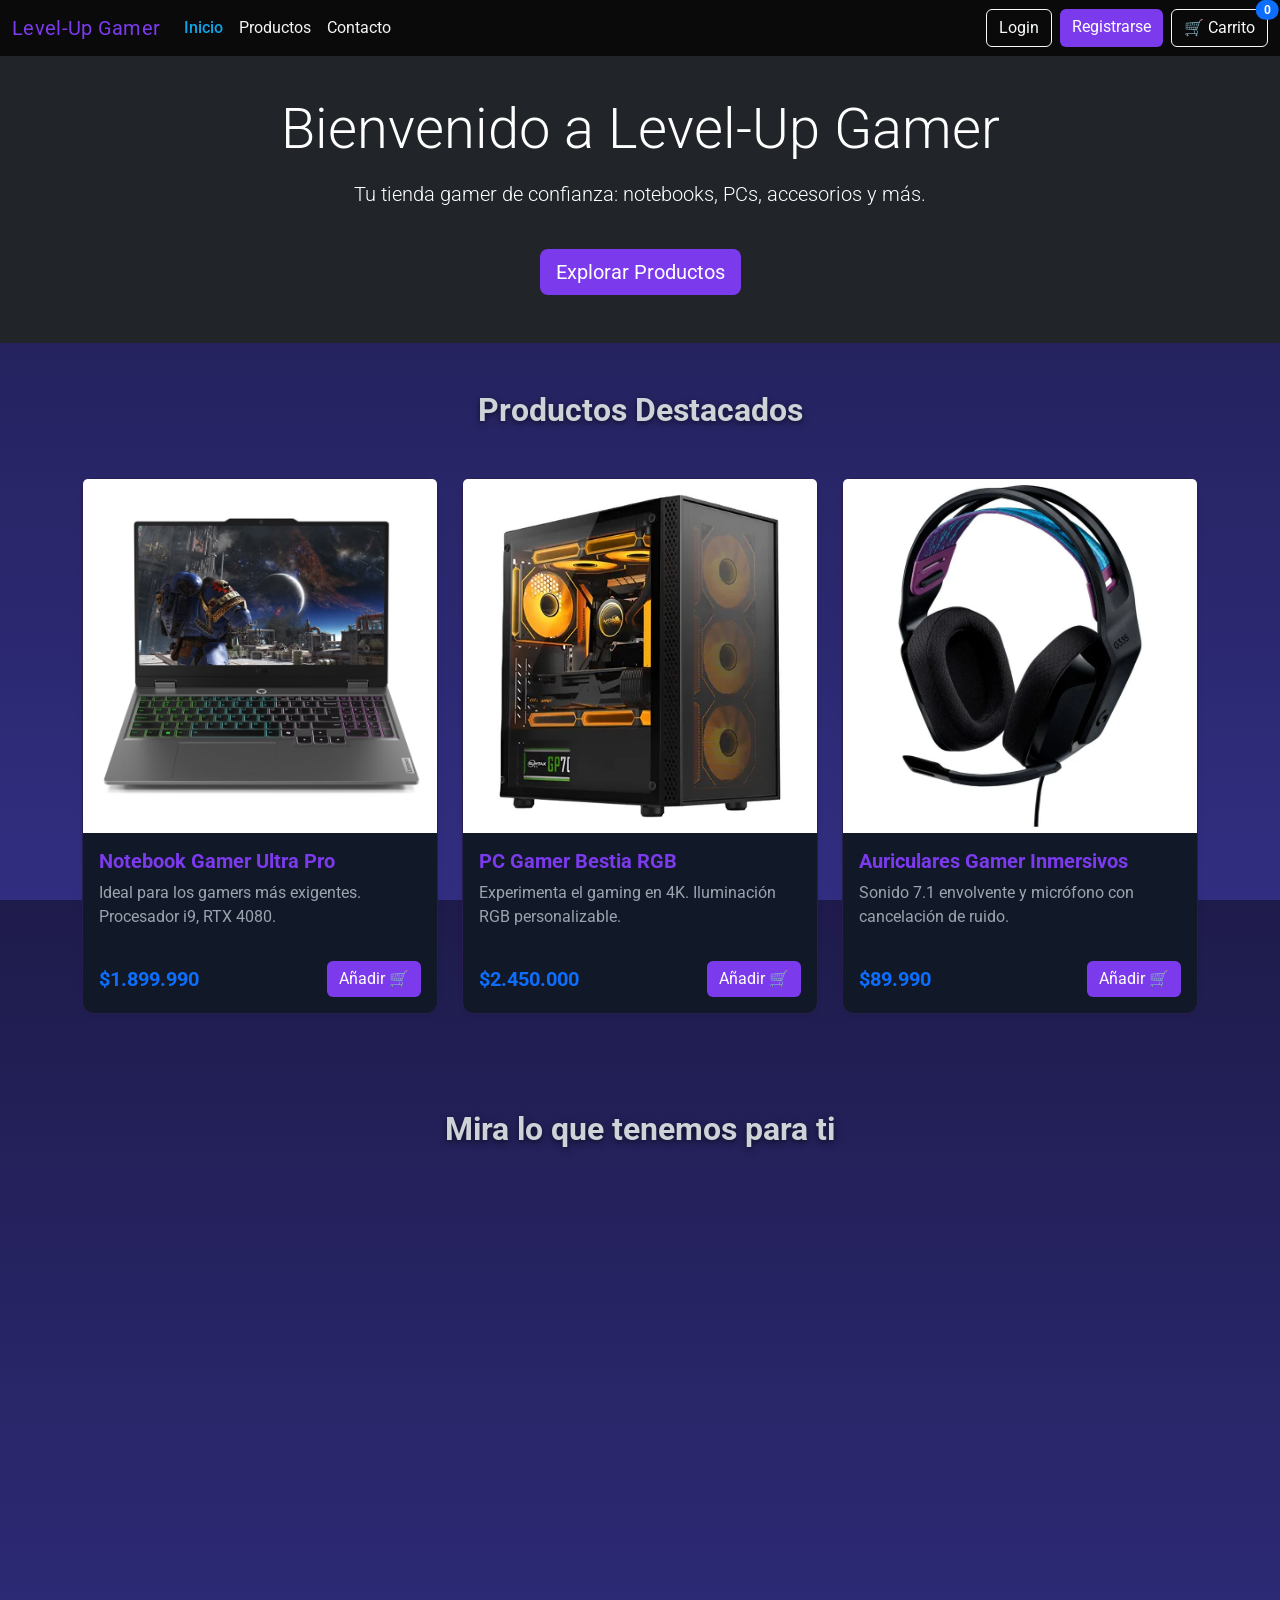
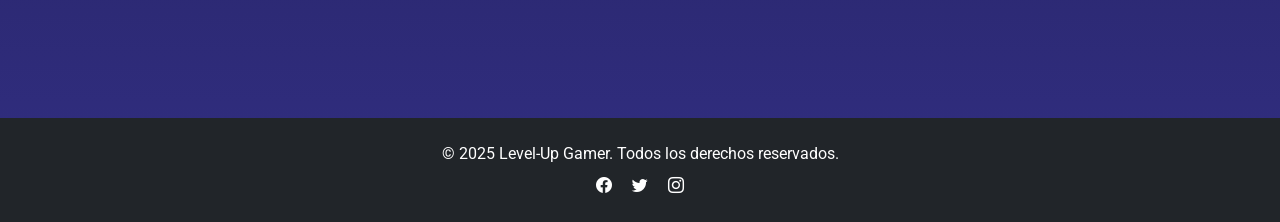
<file: index.html>
<!DOCTYPE html>
<html lang="es">
<head>

  <link href="https://cdn.jsdelivr.net/npm/bootstrap@5.3.2/dist/css/bootstrap.min.css" rel="stylesheet">
  <link href="https://cdn.jsdelivr.net/npm/bootstrap-icons@1.11.3/font/bootstrap-icons.css" rel="stylesheet">
  <link rel="preconnect" href="https://fonts.googleapis.com">
  <link rel="preconnect" href="https://fonts.gstatic.com" crossorigin>
  <link href="https://fonts.googleapis.com/css2?family=Roboto:wght@400;500;700&display=swap" rel="stylesheet">
  <link href="css/styles.css" rel="stylesheet">

  <meta charset="UTF-8">
  <meta name="viewport" content="width=device-width, initial-scale=1.0">
  <title>Inicio - Level-Up Gamer</title>
</head>
<body id="inicio">

  <nav class="navbar navbar-expand-lg navbar-dark bg-dark fixed-top">
    <div class="container-fluid">
      <a class="navbar-brand" href="index.html">Level-Up Gamer</a>
      <button class="navbar-toggler" type="button" data-bs-toggle="collapse" data-bs-target="#navMenu" aria-controls="navMenu" aria-expanded="false" aria-label="Toggle navigation">
        <span class="navbar-toggler-icon"></span>
      </button>
      <div class="collapse navbar-collapse" id="navMenu">
        <ul class="navbar-nav me-auto mb-2 mb-lg-0">
          <li class="nav-item"><a class="nav-link active" aria-current="page" href="index.html">Inicio</a></li>
          <li class="nav-item"><a class="nav-link" href="productos.html">Productos</a></li>
          <li class="nav-item"><a class="nav-link" href="contacto.html">Contacto</a></li>
        </ul>
        <div class="d-flex align-items-center gap-2">
          <div id="auth-buttons" class="d-flex gap-2">
            <a class="btn btn-outline-light" href="login.html">Login</a>
            <a class="btn btn-primary" href="register.html">Registrarse</a>
          </div>
          <a href="profile.html" class="btn btn-primary d-none" id="account-button">Cuenta</a>
          
          <button class="btn btn-outline-light position-relative" id="btnCart" aria-label="Ver carrito" data-bs-toggle="modal" data-bs-target="#cartModal">
            🛒 Carrito
            <span class="position-absolute top-0 start-100 translate-middle badge rounded-pill bg-primary" id="cart-count">0</span>
          </button>
        </div>
      </div>
    </div>
  </nav>

  <main>
    <section class="hero-section bg-dark text-white text-center py-5 d-flex align-items-center justify-content-center pt-5">
      <div class="container mt-5">
        <h1 class="display-4 mb-3 animate__animated animate__fadeInDown">Bienvenido a Level-Up Gamer</h1>
        <p class="lead mb-4 animate__animated animate__fadeInUp">Tu tienda gamer de confianza: notebooks, PCs, accesorios y más.</p>
        <a href="productos.html" class="btn btn-primary btn-lg mt-3 animate__animated animate__zoomIn">Explorar Productos</a>
      </div>
    </section>

    <section class="container py-5">
      <h2 class="text-center mb-5 destacados-title">Productos Destacados</h2>
      <div class="row g-4 justify-content-center">
        <article class="col-md-4 col-sm-6">
          <div class="card h-100 shadow-sm product-card">
            <img src="imagenes/notebook_gamer.jpg" class="card-img-top" alt="Notebook Gamer">
            <div class="card-body d-flex flex-column">
              <h5 class="card-title">Notebook Gamer Ultra Pro</h5>
              <p class="card-text text-muted flex-grow-1">Ideal para los gamers más exigentes. Procesador i9, RTX 4080.</p>
              <div class="d-flex justify-content-between align-items-center mt-3">
                <span class="fs-5 fw-bold text-primary">$1.899.990</span>
                <button 
                  class="btn btn-primary add-to-cart"
                  data-name="Notebook Gamer Ultra Pro" 
                  data-price="1899990"
                  data-sku="NOTEBOOK001"
                  data-color="Negro"
                  data-image="imagenes/notebook_gamer.jpg">
                  Añadir 🛒
                </button>
              </div>
            </div>
          </div>
        </article>

        <article class="col-md-4 col-sm-6">
          <div class="card h-100 shadow-sm product-card">
            <img src="imagenes/pc_gamer.webp" class="card-img-top" alt="PC Gamer Extrema">
            <div class="card-body d-flex flex-column">
              <h5 class="card-title">PC Gamer Bestia RGB</h5>
              <p class="card-text text-muted flex-grow-1">Experimenta el gaming en 4K. Iluminación RGB personalizable.</p>
              <div class="d-flex justify-content-between align-items-center mt-3">
                <span class="fs-5 fw-bold text-primary">$2.450.000</span>
                <button 
                  class="btn btn-primary add-to-cart"
                  data-name="PC Gamer Bestia RGB" 
                  data-price="2450000"
                  data-sku="PCGAMER002"
                  data-color="Negro"
                  data-image="imagenes/pc_gamer.webp">
                  Añadir 🛒
                </button>
              </div>
            </div>
          </div>
        </article>

        <article class="col-md-4 col-sm-6">
          <div class="card h-100 shadow-sm product-card">
            <img src="imagenes/audifonos_gamer.webp" class="card-img-top" alt="Auriculares Gamer Inmersivos">
            <div class="card-body d-flex flex-column">
              <h5 class="card-title">Auriculares Gamer Inmersivos</h5>
              <p class="card-text text-muted flex-grow-1">Sonido 7.1 envolvente y micrófono con cancelación de ruido.</p>
              <div class="d-flex justify-content-between align-items-center mt-3">
                <span class="fs-5 fw-bold text-primary">$89.990</span>
                <button 
                  class="btn btn-primary add-to-cart"
                  data-name="Auriculares Gamer Inmersivos" 
                  data-price="89990"
                  data-sku="HEADSET003"
                  data-color="Negro"
                  data-image="imagenes/audifonos_gamer.webp">
                  Añadir 🛒
                </button>
              </div>
            </div>
          </div>
        </article>
      </div>
    </section>

  <section class="container py-5 text-center">
    <h2 class="mb-4 destacados-title">Mira lo que tenemos para ti</h2>
    <div class="ratio ratio-16x9 mx-auto" style="max-width: 800px;">
      <iframe src="https://www.youtube.com/embed/dQw4w9WgXcQ" title="Video de presentación de productos gamer" frameborder="0" allow="accelerometer; autoplay; clipboard-write; encrypted-media; gyroscope; picture-in-picture" allowfullscreen></iframe>
    </div>
  </section>
  </main>

  <footer class="bg-dark text-white text-center py-4 mt-5">
    <div class="container">
      <p class="mb-0">© 2025 Level-Up Gamer. Todos los derechos reservados.</p>
      <div class="social-links mt-2">
        <a href="#" class="text-white mx-2" aria-label="Enlace a Facebook"><i class="bi bi-facebook"></i></a>
        <a href="#" class="text-white mx-2" aria-label="Enlace a Twitter"><i class="bi bi-twitter"></i></a>
        <a href="#" class="text-white mx-2" aria-label="Enlace a Instagram"><i class="bi bi-instagram"></i></a>
      </div>
    </div>
  </footer>

  <div class="modal fade" id="cartModal" tabindex="-1" aria-labelledby="cartModalLabel" aria-hidden="true">
    <div class="modal-dialog modal-lg">
      <div class="modal-content">
        
        <div class="modal-header">
          <h5 class="modal-title" id="cartModalLabel">Carrito de Compras</h5>
          <button type="button" class="btn-close" data-bs-dismiss="modal" aria-label="Cerrar"></button>
        </div>

        <div class="modal-body" id="cart-items">
          <p>No hay productos en el carrito.</p>
        </div>

        <div class="modal-footer">
          <button type="button" class="btn btn-secondary" id="clear-cart">Vaciar</button>
          <a href="#" id="checkout-link" class="btn btn-primary">Finalizar compra</a>
        </div>
      </div>
    </div>
  </div>

  <script src="https://cdn.jsdelivr.net/npm/bootstrap@5.3.2/dist/js/bootstrap.bundle.min.js"></script>
  <script src="js/main.js"></script>

</body>
</html>
</file>
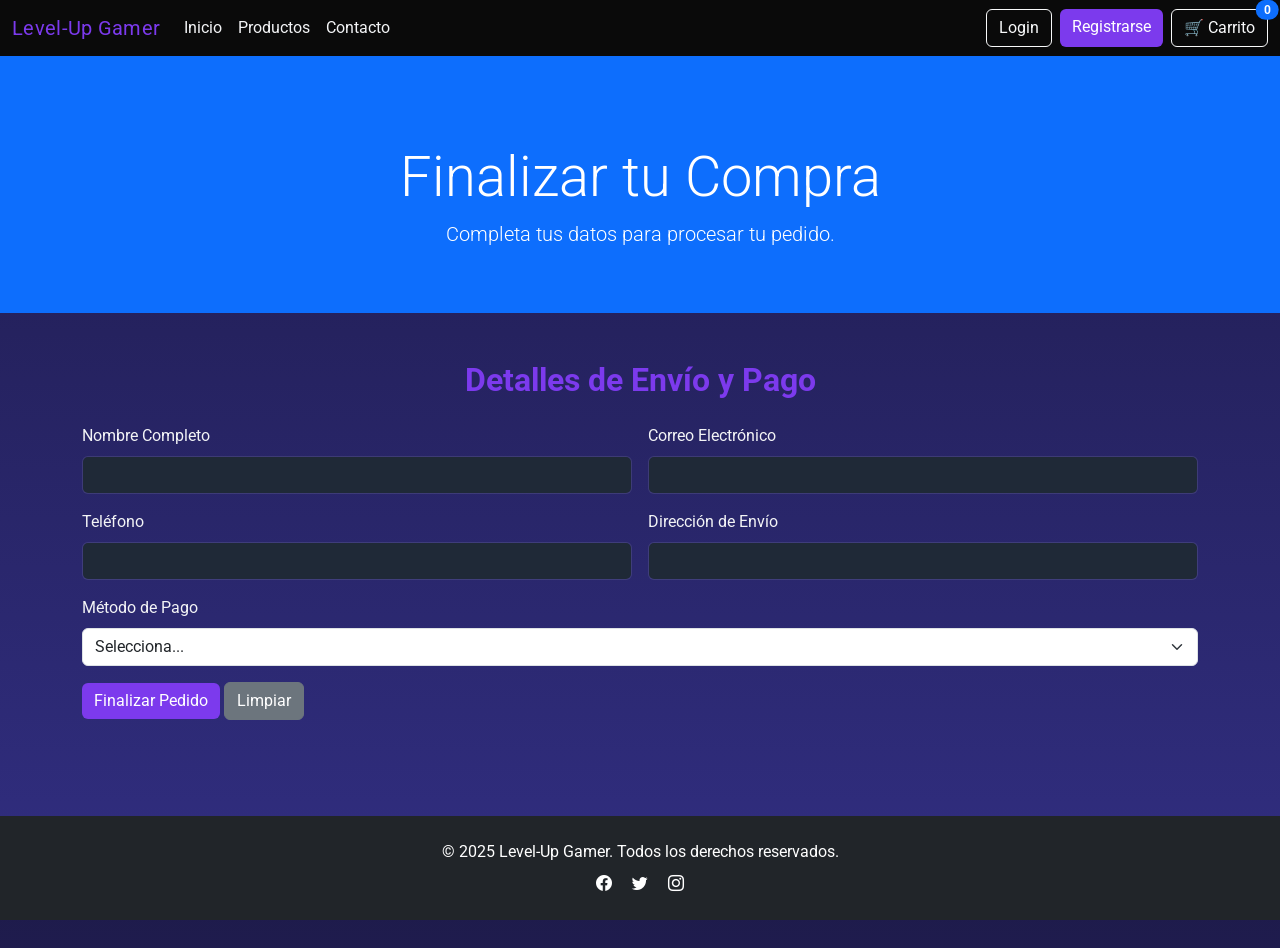
<file: checkout.html>
<!doctype html>
<html lang="es">
<head>
  <meta charset="utf-8">
  <meta name="viewport" content="width=device-width, initial-scale=1">
  <title>Finalizar Compra - Level-Up Gamer</title>
  <link href="https://cdn.jsdelivr.net/npm/bootstrap@5.3.2/dist/css/bootstrap.min.css" rel="stylesheet">
  <link href="https://cdn.jsdelivr.net/npm/bootstrap-icons@1.11.3/font/bootstrap-icons.css" rel="stylesheet">
  <link rel="preconnect" href="https://fonts.googleapis.com">
  <link rel="preconnect" href="https://fonts.gstatic.com" crossorigin>
  <link href="https://fonts.googleapis.com/css2?family=Roboto:wght@400;500;700&display=swap" rel="stylesheet">
  <link rel="stylesheet" href="css/styles.css">
</head>
<body class="bg-light">

  <nav class="navbar navbar-expand-lg navbar-dark bg-dark fixed-top">
    <div class="container-fluid">
      <a class="navbar-brand" href="index.html">Level-Up Gamer</a>
      <button class="navbar-toggler" type="button" data-bs-toggle="collapse" data-bs-target="#navMenu" aria-controls="navMenu" aria-expanded="false" aria-label="Toggle navigation">
        <span class="navbar-toggler-icon"></span>
      </button>
      <div class="collapse navbar-collapse" id="navMenu">
        <ul class="navbar-nav me-auto mb-2 mb-lg-0">
          <li class="nav-item"><a class="nav-link" href="index.html">Inicio</a></li>
          <li class="nav-item"><a class="nav-link" href="productos.html">Productos</a></li>
          <li class="nav-item"><a class="nav-link" href="contacto.html">Contacto</a></li>
        </ul>
        <div class="d-flex align-items-center gap-2">
          <div id="auth-buttons" class="d-flex gap-2">
            <a class="btn btn-outline-light" href="login.html">Login</a>
            <a class="btn btn-primary" href="register.html">Registrarse</a>
          </div>
          <a href="profile.html" class="btn btn-primary d-none" id="account-button">Cuenta</a>
          <button class="btn btn-outline-light position-relative" id="btnCart" aria-label="Ver carrito" data-bs-toggle="modal" data-bs-target="#cartModal">
            🛒 Carrito
            <span class="position-absolute top-0 start-100 translate-middle badge rounded-pill bg-primary" id="cart-count">0</span>
          </button>
        </div>
      </div>
    </div>
  </nav>

  <header class="bg-primary text-white text-center py-5 mt-5">
    <div class="container pt-5">
      <h1 class="display-4">Finalizar tu Compra</h1>
      <p class="lead">Completa tus datos para procesar tu pedido.</p>
    </div>
  </header>

  <main class="container py-5">
    <section id="checkout-form-section">
      <h2 class="text-center mb-4">Detalles de Envío y Pago</h2>
      <form class="row g-3 needs-validation" id="checkout-form" novalidate>
        <div class="col-md-6">
          <label for="checkout-nombre" class="form-label">Nombre Completo</label>
          <input type="text" class="form-control" id="checkout-nombre" required>
          <div class="invalid-feedback">Ingresa tu nombre completo.</div>
        </div>
        <div class="col-md-6">
          <label for="checkout-email" class="form-label">Correo Electrónico</label>
          <input type="email" class="form-control" id="checkout-email" required>
          <div class="invalid-feedback">Ingresa un correo válido.</div>
        </div>
        <div class="col-md-6">
          <label for="checkout-tel" class="form-label">Teléfono</label>
          <input type="tel" class="form-control" id="checkout-tel" required pattern="^\+?\d[\d\s]{7,}$">
          <div class="invalid-feedback">Ej: +56 9 1234 5678</div>
        </div>
        <div class="col-md-6">
          <label for="checkout-direccion" class="form-label">Dirección de Envío</label>
          <input type="text" class="form-control" id="checkout-direccion" required>
          <div class="invalid-feedback">La dirección es obligatoria.</div>
        </div>
        <div class="col-md-12">
          <label for="checkout-metodo" class="form-label">Método de Pago</label>
          <select class="form-select" id="checkout-metodo" required>
            <option selected disabled value="">Selecciona...</option>
            <option value="debito">Débito</option>
            <option value="credito">Crédito</option>
            <option value="transferencia">Transferencia</option>
          </select>
          <div class="invalid-feedback">Selecciona un método de pago.</div>
        </div>
        <div class="col-12">
          <button class="btn btn-primary" type="submit">Finalizar Pedido</button>
          <button class="btn btn-secondary" type="reset">Limpiar</button>
        </div>
      </form>
    </section>
  </main>

  <footer class="bg-dark text-white text-center py-4 mt-5">
    <div class="container">
      <p class="mb-0">© 2025 Level-Up Gamer. Todos los derechos reservados.</p>
      <div class="social-links mt-2">
        <a href="#" class="text-white mx-2" aria-label="Enlace a Facebook"><i class="bi bi-facebook"></i></a>
        <a href="#" class="text-white mx-2" aria-label="Enlace a Twitter"><i class="bi bi-twitter"></i></a>
        <a href="#" class="text-white mx-2" aria-label="Enlace a Instagram"><i class="bi bi-instagram"></i></a>
      </div>
    </div>
  </footer>

  <div class="modal fade" id="cartModal" tabindex="-1" aria-labelledby="cartModalLabel" aria-hidden="true">
    <div class="modal-dialog modal-lg">
      <div class="modal-content">
        <div class="modal-header">
          <h5 class="modal-title" id="cartModalLabel">Carrito de Compras</h5>
          <button type="button" class="btn-close" data-bs-dismiss="modal" aria-label="Cerrar"></button>
        </div>
        <div class="modal-body" id="cart-items">
          <p>No hay productos en el carrito.</p>
        </div>
        <div class="modal-footer">
          <button type="button" class="btn btn-secondary" id="clear-cart">Vaciar</button>
          <a href="#" id="checkout-link" class="btn btn-primary">Finalizar compra</a>
        </div>
      </div>
    </div>
  </div>

  <script src="https://cdn.jsdelivr.net/npm/bootstrap@5.3.2/dist/js/bootstrap.bundle.min.js"></script>
  <script src="js/main.js"></script>
</body>
</html>
</file>
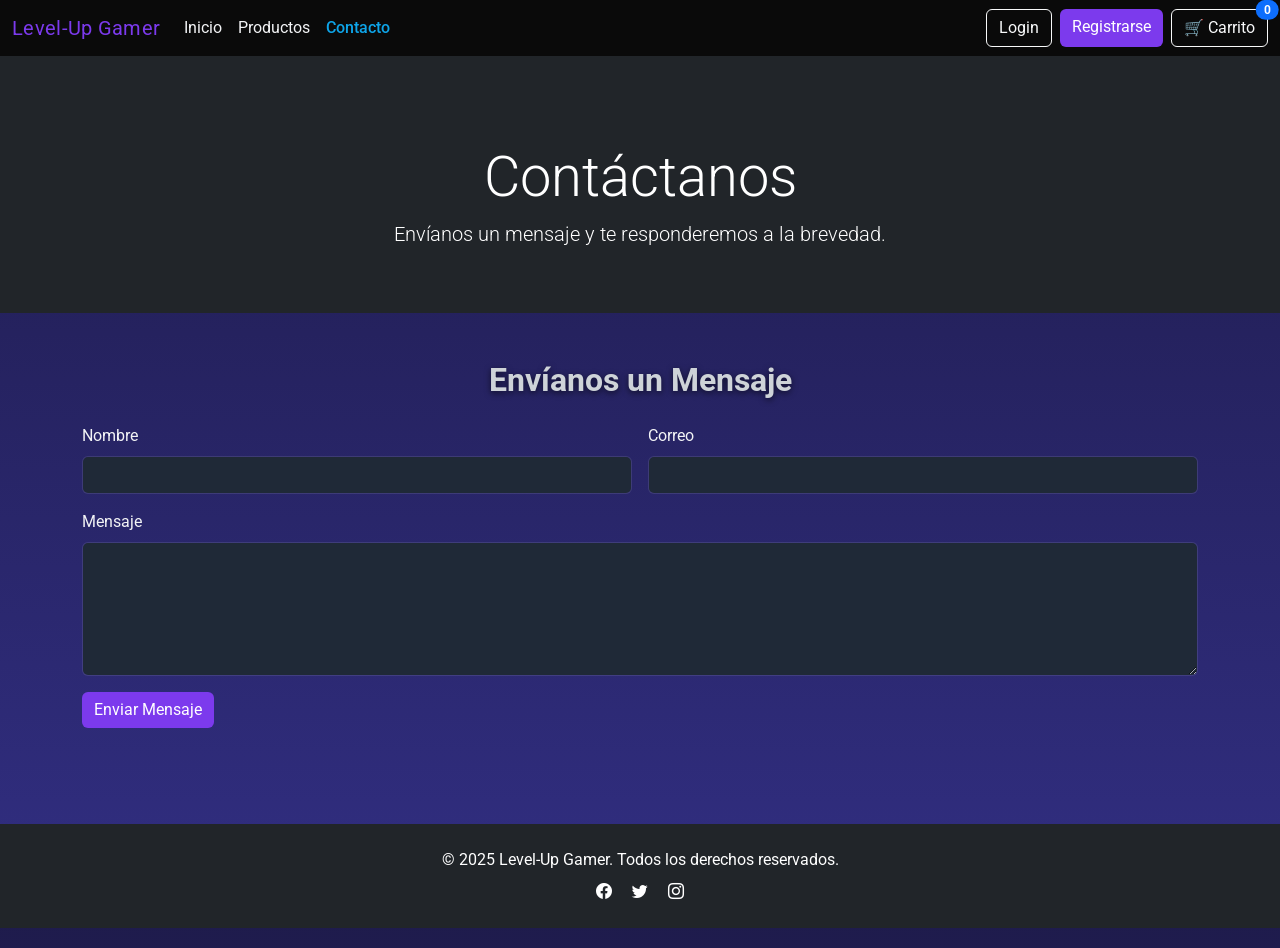
<file: contacto.html>
<!doctype html>
<html lang="es">
<head>
  <meta charset="utf-8">
  <meta name="viewport" content="width=device-width, initial-scale=1">
  <title>Contacto - Level-Up Gamer</title>
  <link href="https://cdn.jsdelivr.net/npm/bootstrap@5.3.2/dist/css/bootstrap.min.css" rel="stylesheet">
  <link href="https://cdn.jsdelivr.net/npm/bootstrap-icons@1.11.3/font/bootstrap-icons.css" rel="stylesheet">
  <link rel="preconnect" href="https://fonts.googleapis.com">
  <link rel="preconnect" href="https://fonts.gstatic.com" crossorigin>
  <link href="https://fonts.googleapis.com/css2?family=Roboto:wght@400;500;700&display=swap" rel="stylesheet">
  <link rel="stylesheet" href="css/styles.css">
</head>
<body class="bg-light">

  <nav class="navbar navbar-expand-lg navbar-dark bg-dark fixed-top">
    <div class="container-fluid">
      <a class="navbar-brand" href="index.html">Level-Up Gamer</a>
      <button class="navbar-toggler" type="button" data-bs-toggle="collapse" data-bs-target="#navMenu" aria-controls="navMenu" aria-expanded="false" aria-label="Toggle navigation">
        <span class="navbar-toggler-icon"></span>
      </button>
      <div class="collapse navbar-collapse" id="navMenu">
        <ul class="navbar-nav me-auto mb-2 mb-lg-0">
          <li class="nav-item"><a class="nav-link" href="index.html">Inicio</a></li>
          <li class="nav-item"><a class="nav-link" href="productos.html">Productos</a></li>
          <li class="nav-item"><a class="nav-link active" aria-current="page" href="contacto.html">Contacto</a></li>
        </ul>
        <div class="d-flex align-items-center gap-2">
          <div id="auth-buttons" class="d-flex gap-2">
            <a class="btn btn-outline-light" href="login.html">Login</a>
            <a class="btn btn-primary" href="register.html">Registrarse</a>
          </div>
          <a href="profile.html" class="btn btn-primary d-none" id="account-button">Cuenta</a>
          <button class="btn btn-outline-light position-relative" id="btnCart" aria-label="Ver carrito" data-bs-toggle="modal" data-bs-target="#cartModal">
            🛒 Carrito
            <span class="position-absolute top-0 start-100 translate-middle badge rounded-pill bg-primary" id="cart-count">0</span>
          </button>
        </div>
      </div>
    </div>
  </nav>

  <header class="bg-dark text-white text-center py-5 mt-5">
    <div class="container pt-5">
      <h1 class="display-4">Contáctanos</h1>
      <p class="lead">Envíanos un mensaje y te responderemos a la brevedad.</p>
    </div>
  </header>

  <main class="container py-5">
    <section id="contact-form-section">
      <h2 class="text-center mb-4 destacados-title">Envíanos un Mensaje</h2>
      <form class="row g-3 needs-validation" id="contact-form" novalidate>
        <div class="col-md-6">
          <label for="contact-nombre" class="form-label">Nombre</label>
          <input type="text" class="form-control" id="contact-nombre" required>
          <div class="invalid-feedback">Ingresa tu nombre completo.</div>
        </div>
        <div class="col-md-6">
          <label for="contact-email" class="form-label">Correo</label>
          <input type="email" class="form-control" id="contact-email" required>
          <div class="invalid-feedback">Ingresa un correo válido.</div>
        </div>
        <div class="col-md-12">
          <label for="contact-comentarios" class="form-label">Mensaje</label>
          <textarea class="form-control" id="contact-comentarios" rows="5" required></textarea>
          <div class="invalid-feedback">El mensaje es obligatorio.</div>
        </div>
        <div class="col-12">
          <button class="btn btn-primary" type="submit">Enviar Mensaje</button>
        </div>
      </form>
    </section>
  </main>

  <footer class="bg-dark text-white text-center py-4 mt-5">
    <div class="container">
      <p class="mb-0">© 2025 Level-Up Gamer. Todos los derechos reservados.</p>
      <div class="social-links mt-2">
        <a href="#" class="text-white mx-2" aria-label="Enlace a Facebook"><i class="bi bi-facebook"></i></a>
        <a href="#" class="text-white mx-2" aria-label="Enlace a Twitter"><i class="bi bi-twitter"></i></a>
        <a href="#" class="text-white mx-2" aria-label="Enlace a Instagram"><i class="bi bi-instagram"></i></a>
      </div>
    </div>
  </footer>

  <!-- Modal carrito -->
  <div class="modal fade" id="cartModal" tabindex="-1" aria-labelledby="cartModalLabel" aria-hidden="true">
    <div class="modal-dialog modal-lg">
      <div class="modal-content">
        <div class="modal-header">
          <h5 class="modal-title" id="cartModalLabel">Carrito de Compras</h5>
          <button type="button" class="btn-close" data-bs-dismiss="modal" aria-label="Cerrar"></button>
        </div>
        <div class="modal-body" id="cart-items">
          <p>No hay productos en el carrito.</p>
        </div>
        <div class="modal-footer">
          <button type="button" class="btn btn-secondary" id="clear-cart">Vaciar</button>
          <a href="#" id="checkout-link" class="btn btn-primary">Finalizar compra</a>
        </div>
      </div>
    </div>
  </div>

  <!-- Modal éxito -->
  <div class="modal fade" id="successModal" tabindex="-1" aria-labelledby="successModalLabel" aria-hidden="true">
    <div class="modal-dialog">
      <div class="modal-content">
        <div class="modal-header">
          <h5 class="modal-title" id="successModalLabel">¡Mensaje Enviado!</h5>
          <button type="button" class="btn-close" data-bs-dismiss="modal" aria-label="Cerrar"></button>
        </div>
        <div class="modal-body">
          Tu mensaje ha sido enviado exitosamente. ¡Serás redirigido a la página principal!
        </div>
      </div>
    </div>
  </div>

  <script src="https://cdn.jsdelivr.net/npm/bootstrap@5.3.2/dist/js/bootstrap.bundle.min.js"></script>
  <script src="js/main.js"></script>
</body>
</html>
</file>
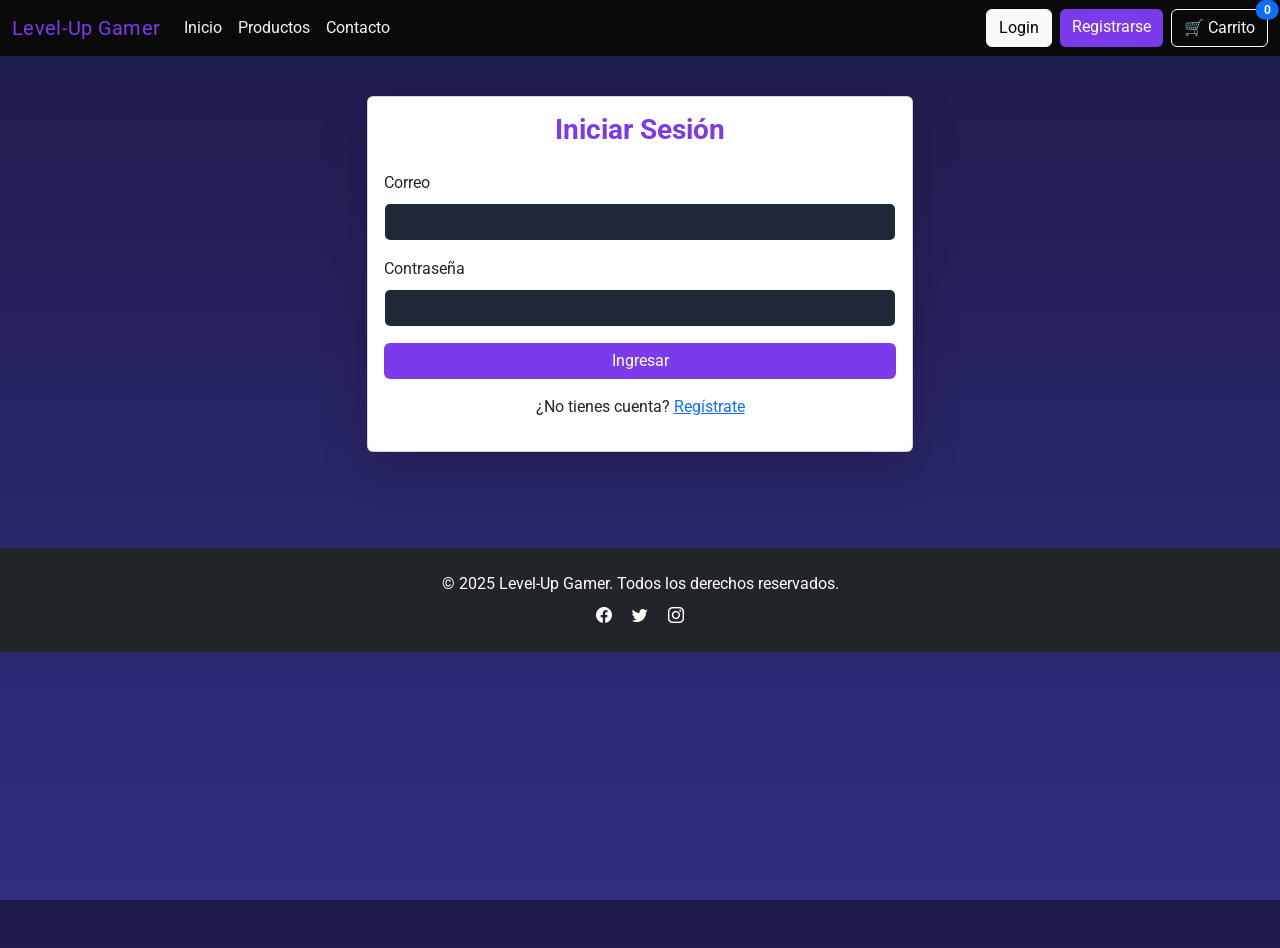
<file: login.html>
<!doctype html>
<html lang="es">
<head>
  <meta charset="utf-8">
  <meta name="viewport" content="width=device-width, initial-scale=1">
  <title>Login - Level-Up Gamer</title>
  <link href="https://cdn.jsdelivr.net/npm/bootstrap@5.3.2/dist/css/bootstrap.min.css" rel="stylesheet">
  <link href="https://cdn.jsdelivr.net/npm/bootstrap-icons@1.11.3/font/bootstrap-icons.css" rel="stylesheet">
  <link rel="preconnect" href="https://fonts.googleapis.com">
  <link rel="preconnect" href="https://fonts.gstatic.com" crossorigin>
  <link href="https://fonts.googleapis.com/css2?family=Roboto:wght@400;500;700&display=swap" rel="stylesheet">
  <link rel="stylesheet" href="css/styles.css">
</head>
<body class="bg-light">

  <nav class="navbar navbar-expand-lg navbar-dark bg-dark fixed-top">
    <div class="container-fluid">
      <a class="navbar-brand" href="index.html">Level-Up Gamer</a>
      <button class="navbar-toggler" type="button" data-bs-toggle="collapse" data-bs-target="#navMenu" aria-controls="navMenu" aria-expanded="false" aria-label="Toggle navigation">
        <span class="navbar-toggler-icon"></span>
      </button>
      <div class="collapse navbar-collapse" id="navMenu">
        <ul class="navbar-nav me-auto mb-2 mb-lg-0">
          <li class="nav-item"><a class="nav-link" href="index.html">Inicio</a></li>
          <li class="nav-item"><a class="nav-link" href="productos.html">Productos</a></li>
          <li class="nav-item"><a class="nav-link" href="contacto.html">Contacto</a></li>
        </ul>
        <div class="d-flex align-items-center gap-2">
          <div id="auth-buttons" class="d-flex gap-2">
            <a class="btn btn-outline-light active" aria-current="page" href="login.html">Login</a>
            <a class="btn btn-primary" href="register.html">Registrarse</a>
          </div>
          <a href="profile.html" class="btn btn-primary d-none" id="account-button">Cuenta</a>

          <button class="btn btn-outline-light position-relative" id="btnCart" aria-label="Ver carrito" data-bs-toggle="modal" data-bs-target="#cartModal">
            🛒 Carrito
            <span class="position-absolute top-0 start-100 translate-middle badge rounded-pill bg-primary" id="cart-count">0</span>
          </button>
        </div>
      </div>
    </div>
  </nav>

  <main class="container py-5 mt-5">
    <div class="row justify-content-center">
      <div class="col-md-6">
        <div class="card shadow-lg">
          <div class="card-body">
            <h3 class="card-title text-center mb-4">Iniciar Sesión</h3>
            <form class="needs-validation" id="login-form" novalidate>
              <div class="mb-3">
                <label for="email" class="form-label">Correo</label>
                <input type="email" class="form-control" id="email" required>
                <div class="invalid-feedback">Ingresa un correo válido.</div>
              </div>
              <div class="mb-3">
                <label for="password" class="form-label">Contraseña</label>
                <input type="password" class="form-control" id="password" required>
                <div class="invalid-feedback">Ingresa tu contraseña.</div>
              </div>
              <button type="submit" class="btn btn-primary w-100">Ingresar</button>
            </form>
            <p class="mt-3 text-center">¿No tienes cuenta? <a href="register.html">Regístrate</a></p>
          </div>
        </div>
      </div>
    </div>
  </main>

  <footer class="bg-dark text-white text-center py-4 mt-5">
    <div class="container">
      <p class="mb-0">© 2025 Level-Up Gamer. Todos los derechos reservados.</p>
      <div class="social-links mt-2">
        <a href="#" class="text-white mx-2" aria-label="Enlace a Facebook"><i class="bi bi-facebook"></i></a>
        <a href="#" class="text-white mx-2" aria-label="Enlace a Twitter"><i class="bi bi-twitter"></i></a>
        <a href="#" class="text-white mx-2" aria-label="Enlace a Instagram"><i class="bi bi-instagram"></i></a>
      </div>
    </div>
  </footer>
  
  <div class="modal fade" id="cartModal" tabindex="-1" aria-labelledby="cartModalLabel" aria-hidden="true">
    <div class="modal-dialog modal-lg">
      <div class="modal-content">
        <div class="modal-header">
          <h5 class="modal-title" id="cartModalLabel">Carrito de Compras</h5>
          <button type="button" class="btn-close" data-bs-dismiss="modal" aria-label="Cerrar"></button>
        </div>
        <div class="modal-body" id="cart-items">
          <p>No hay productos en el carrito.</p>
        </div>
        <div class="modal-footer">
          <button type="button" class="btn btn-secondary" id="clear-cart">Vaciar</button>
          <a href="#" id="checkout-link" class="btn btn-primary">Finalizar compra</a>
        </div>
      </div>
    </div>
  </div>

  <script src="https://cdn.jsdelivr.net/npm/bootstrap@5.3.2/dist/js/bootstrap.bundle.min.js"></script>
  <script src="js/main.js"></script>
</body>
</html>
</file>
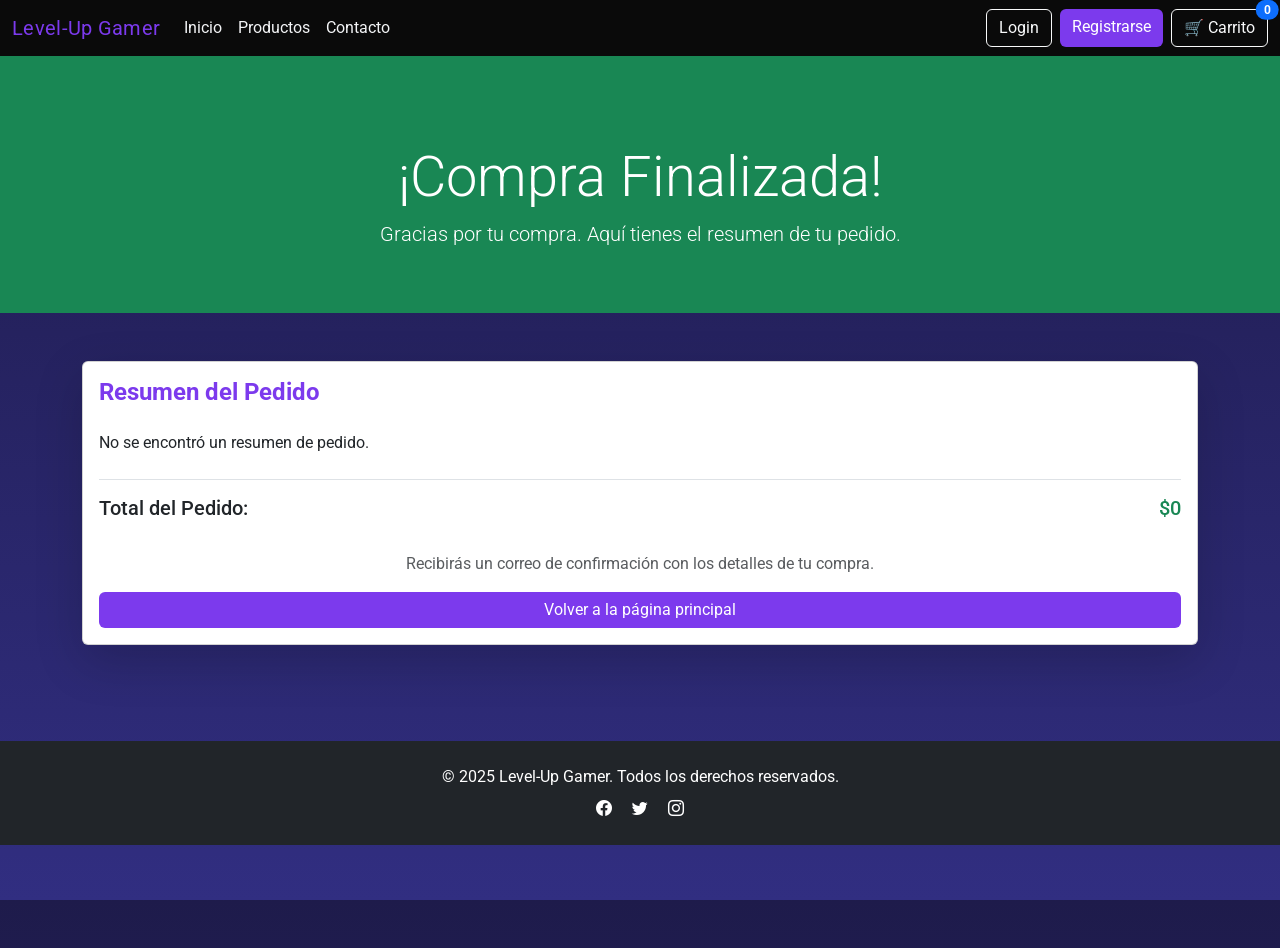
<file: order-summary.html>
<!doctype html>
<html lang="es">
<head>
  <meta charset="utf-8">
  <meta name="viewport" content="width=device-width, initial-scale=1">
  <title>Resumen de Pedido - Level-Up Gamer</title>
  <link href="https://cdn.jsdelivr.net/npm/bootstrap@5.3.2/dist/css/bootstrap.min.css" rel="stylesheet">
  <link href="https://cdn.jsdelivr.net/npm/bootstrap-icons@1.11.3/font/bootstrap-icons.css" rel="stylesheet">
  <link rel="preconnect" href="https://fonts.googleapis.com">
  <link rel="preconnect" href="https://fonts.gstatic.com" crossorigin>
  <link href="https://fonts.googleapis.com/css2?family=Roboto:wght@400;500;700&display=swap" rel="stylesheet">
  <link rel="stylesheet" href="css/styles.css">
</head>
<body class="bg-light">

  <nav class="navbar navbar-expand-lg navbar-dark bg-dark fixed-top">
    <div class="container-fluid">
      <a class="navbar-brand" href="index.html">Level-Up Gamer</a>
      <button class="navbar-toggler" type="button" data-bs-toggle="collapse" data-bs-target="#navMenu" aria-controls="navMenu" aria-expanded="false" aria-label="Toggle navigation">
        <span class="navbar-toggler-icon"></span>
      </button>
      <div class="collapse navbar-collapse" id="navMenu">
        <ul class="navbar-nav me-auto mb-2 mb-lg-0">
          <li class="nav-item"><a class="nav-link" href="index.html">Inicio</a></li>
          <li class="nav-item"><a class="nav-link" href="productos.html">Productos</a></li>
          <li class="nav-item"><a class="nav-link" href="contacto.html">Contacto</a></li>
        </ul>
        <div class="d-flex align-items-center gap-2">
          <div id="auth-buttons" class="d-flex gap-2">
            <a class="btn btn-outline-light" href="login.html">Login</a>
            <a class="btn btn-primary" href="register.html">Registrarse</a>
          </div>
          <a href="profile.html" class="btn btn-primary d-none" id="account-button">Cuenta</a>
          <button class="btn btn-outline-light position-relative" id="btnCart" aria-label="Ver carrito" data-bs-toggle="modal" data-bs-target="#cartModal">
            🛒 Carrito
            <span class="position-absolute top-0 start-100 translate-middle badge rounded-pill bg-primary" id="cart-count">0</span>
          </button>
        </div>
      </div>
    </div>
  </nav>

  <header class="bg-success text-white text-center py-5 mt-5">
    <div class="container pt-5">
      <h1 class="display-4">¡Compra Finalizada!</h1>
      <p class="lead">Gracias por tu compra. Aquí tienes el resumen de tu pedido.</p>
    </div>
  </header>

  <main class="container py-5">
    <section>
      <div class="card shadow-lg">
        <div class="card-body">
          <h4 class="card-title mb-4">Resumen del Pedido</h4>
          <div id="order-details" class="mb-4">
            </div>
          <div class="d-flex justify-content-between align-items-center mb-4 border-top pt-3">
            <h5>Total del Pedido:</h5>
            <h5 class="text-success" id="order-total">$0</h5>
          </div>
          <p class="text-muted text-center">Recibirás un correo de confirmación con los detalles de tu compra.</p>
          <a href="index.html" class="btn btn-primary w-100">Volver a la página principal</a>
        </div>
      </div>
    </section>
  </main>

  <footer class="bg-dark text-white text-center py-4 mt-5">
    <div class="container">
      <p class="mb-0">© 2025 Level-Up Gamer. Todos los derechos reservados.</p>
      <div class="social-links mt-2">
        <a href="#" class="text-white mx-2" aria-label="Enlace a Facebook"><i class="bi bi-facebook"></i></a>
        <a href="#" class="text-white mx-2" aria-label="Enlace a Twitter"><i class="bi bi-twitter"></i></a>
        <a href="#" class="text-white mx-2" aria-label="Enlace a Instagram"><i class="bi bi-instagram"></i></a>
      </div>
    </div>
  </footer>

  <div class="modal fade" id="cartModal" tabindex="-1" aria-labelledby="cartModalLabel" aria-hidden="true">
    <div class="modal-dialog modal-lg">
      <div class="modal-content">
        <div class="modal-header">
          <h5 class="modal-title" id="cartModalLabel">Carrito de Compras</h5>
          <button type="button" class="btn-close" data-bs-dismiss="modal" aria-label="Cerrar"></button>
        </div>
        <div class="modal-body" id="cart-items">
          <p>No hay productos en el carrito.</p>
        </div>
        <div class="modal-footer">
          <button type="button" class="btn btn-secondary" id="clear-cart">Vaciar</button>
          <a href="#" id="checkout-link" class="btn btn-primary">Finalizar compra</a>
        </div>
      </div>
    </div>
  </div>

  <script src="https://cdn.jsdelivr.net/npm/bootstrap@5.3.2/dist/js/bootstrap.bundle.min.js"></script>
  <script src="js/main.js"></script>
</body>
</html>
</file>
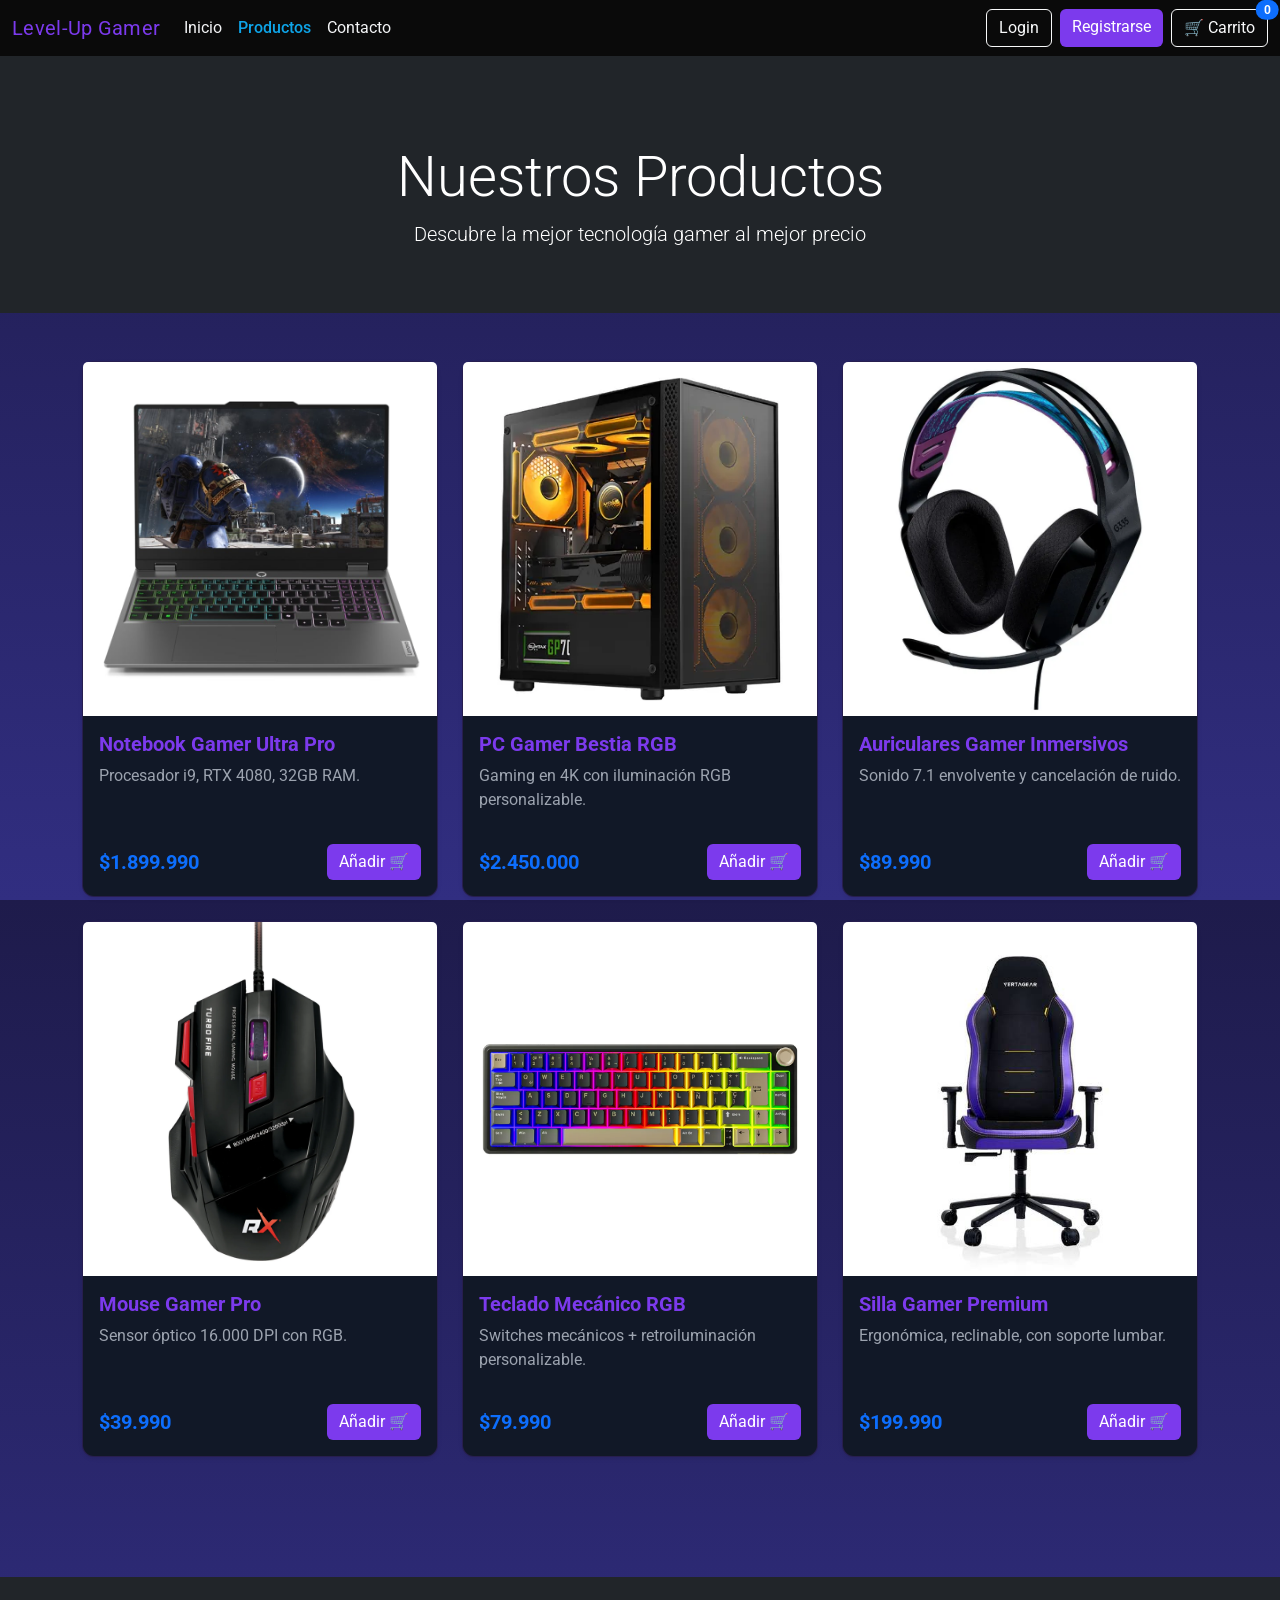
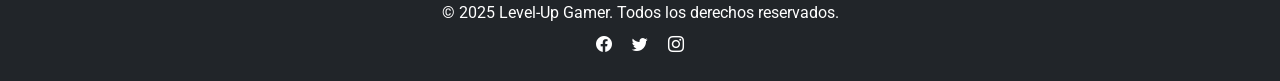
<file: productos.html>
<!doctype html>
<html lang="es">
<head>
  <meta charset="utf-8">
  <meta name="viewport" content="width=device-width, initial-scale=1">
  <title>Productos - Level-Up Gamer</title>
  <link href="https://cdn.jsdelivr.net/npm/bootstrap@5.3.2/dist/css/bootstrap.min.css" rel="stylesheet">
  <link href="https://cdn.jsdelivr.net/npm/bootstrap-icons@1.11.3/font/bootstrap-icons.css" rel="stylesheet">
  <link rel="preconnect" href="https://fonts.googleapis.com">
  <link rel="preconnect" href="https://fonts.gstatic.com" crossorigin>
  <link href="https://fonts.googleapis.com/css2?family=Roboto:wght@400;500;700&display=swap" rel="stylesheet">
  <link rel="stylesheet" href="css/styles.css">
</head>
<body class="bg-light">

  <nav class="navbar navbar-expand-lg navbar-dark bg-dark fixed-top">
    <div class="container-fluid">
      <a class="navbar-brand" href="index.html">Level-Up Gamer</a>
      <button class="navbar-toggler" type="button" data-bs-toggle="collapse" data-bs-target="#navMenu" aria-controls="navMenu" aria-expanded="false" aria-label="Toggle navigation">
        <span class="navbar-toggler-icon"></span>
      </button>
      <div class="collapse navbar-collapse" id="navMenu">
        <ul class="navbar-nav me-auto mb-2 mb-lg-0">
          <li class="nav-item"><a class="nav-link" href="index.html">Inicio</a></li>
          <li class="nav-item"><a class="nav-link active" aria-current="page" href="productos.html">Productos</a></li>
          <li class="nav-item"><a class="nav-link" href="contacto.html">Contacto</a></li>
        </ul>
        <div class="d-flex align-items-center gap-2">
          <div id="auth-buttons" class="d-flex gap-2">
            <a class="btn btn-outline-light" href="login.html">Login</a>
            <a class="btn btn-primary" href="register.html">Registrarse</a>
          </div>
          <a href="profile.html" class="btn btn-primary d-none" id="account-button">Cuenta</a>

          <button class="btn btn-outline-light position-relative" id="btnCart" aria-label="Ver carrito" data-bs-toggle="modal" data-bs-target="#cartModal">
            🛒 Carrito
            <span class="position-absolute top-0 start-100 translate-middle badge rounded-pill bg-primary" id="cart-count">0</span>
          </button>
        </div>
      </div>
    </div>
  </nav>

  <header class="bg-dark text-white text-center py-5 mt-5">
    <div class="container pt-5">
      <h1 class="display-4">Nuestros Productos</h1>
      <p class="lead">Descubre la mejor tecnología gamer al mejor precio</p>
    </div>
  </header>

  <main class="container py-5">
    <div class="row">

      <div class="col-md-4 mb-4">
        <div class="card h-100 shadow-sm product-card">
          <img src="imagenes/notebook_gamer.jpg" class="card-img-top" alt="un notebook gamer">
          <div class="card-body d-flex flex-column">
            <h5 class="card-title">Notebook Gamer Ultra Pro</h5>
            <p class="card-text text-muted flex-grow-1">Procesador i9, RTX 4080, 32GB RAM.</p>
            <div class="d-flex justify-content-between align-items-center mt-3">
              <span class="fs-5 fw-bold text-primary">$1.899.990</span>
              <button 
                class="btn btn-primary add-to-cart" 
                data-name="Notebook Gamer Ultra Pro" 
                data-price="1899990"
                data-sku="NOTEBOOK001"
                data-color="Negro"
                data-image="imagenes/notebook_gamer.jpg">
                Añadir 🛒
              </button>
            </div>
          </div>
        </div>
      </div>

      <div class="col-md-4 mb-4">
        <div class="card h-100 shadow-sm product-card">
          <img src="imagenes/pc_gamer.webp" class="card-img-top" alt="pc_gamer">
          <div class="card-body d-flex flex-column">
            <h5 class="card-title">PC Gamer Bestia RGB</h5>
            <p class="card-text text-muted flex-grow-1">Gaming en 4K con iluminación RGB personalizable.</p>
            <div class="d-flex justify-content-between align-items-center mt-3">
              <span class="fs-5 fw-bold text-primary">$2.450.000</span>
              <button 
                class="btn btn-primary add-to-cart" 
                data-name="PC Gamer Bestia RGB" 
                data-price="2450000"
                data-sku="PCGAMER002"
                data-color="Negro"
                data-image="imagenes/pc_gamer.webp">
                Añadir 🛒
              </button>
            </div>
          </div>
        </div>
      </div>

      <div class="col-md-4 mb-4">
        <div class="card h-100 shadow-sm product-card">
          <img src="imagenes/audifonos_gamer.webp" class="card-img-top" alt="Auriculares Gamer Inmersivos">
          <div class="card-body d-flex flex-column">
            <h5 class="card-title">Auriculares Gamer Inmersivos</h5>
            <p class="card-text text-muted flex-grow-1">Sonido 7.1 envolvente y cancelación de ruido.</p>
            <div class="d-flex justify-content-between align-items-center mt-3">
              <span class="fs-5 fw-bold text-primary">$89.990</span>
              <button 
                class="btn btn-primary add-to-cart" 
                data-name="Auriculares Gamer Inmersivos" 
                data-price="89990"
                data-sku="HEADSET003"
                data-color="Negro"
                data-image="imagenes/audifonos_gamer.webp">
                Añadir 🛒
              </button>
            </div>
          </div>
        </div>
      </div>

      <div class="col-md-4 mb-4">
        <div class="card h-100 shadow-sm product-card">
          <img src="imagenes/mouse_gamer_expert.webp" class="card-img-top" alt="mouse">
          <div class="card-body d-flex flex-column">
            <h5 class="card-title">Mouse Gamer Pro</h5>
            <p class="card-text text-muted flex-grow-1">Sensor óptico 16.000 DPI con RGB.</p>
            <div class="d-flex justify-content-between align-items-center mt-3">
              <span class="fs-5 fw-bold text-primary">$39.990</span>
              <button 
                class="btn btn-primary add-to-cart" 
                data-name="Mouse Gamer Pro" 
                data-price="39990"
                data-sku="MOUSE004"
                data-color="Negro"
                data-image="imagenes/mouse_gamer_expert.webp">
                Añadir 🛒
              </button>
            </div>
          </div>
        </div>
      </div>

      <div class="col-md-4 mb-4">
        <div class="card h-100 shadow-sm product-card">
          <img src="imagenes/teclado_mecanico.webp" class="card-img-top" alt="Teclado Mecánico RGB">
          <div class="card-body d-flex flex-column">
            <h5 class="card-title">Teclado Mecánico RGB</h5>
            <p class="card-text text-muted flex-grow-1">Switches mecánicos + retroiluminación personalizable.</p>
            <div class="d-flex justify-content-between align-items-center mt-3">
              <span class="fs-5 fw-bold text-primary">$79.990</span>
              <button 
                class="btn btn-primary add-to-cart" 
                data-name="Teclado Mecánico RGB" 
                data-price="79990"
                data-sku="TECLADO005"
                data-color="Negro"
                data-image="imagenes/teclado_mecanico.webp">
                Añadir 🛒
              </button>
            </div>
          </div>
        </div>
      </div>

      <div class="col-md-4 mb-4">
        <div class="card h-100 shadow-sm product-card">
          <img src="imagenes/sillon_gamer.jpg" class="card-img-top" alt="Silla Gamer Premium">
          <div class="card-body d-flex flex-column">
            <h5 class="card-title">Silla Gamer Premium</h5>
            <p class="card-text text-muted flex-grow-1">Ergonómica, reclinable, con soporte lumbar.</p>
            <div class="d-flex justify-content-between align-items-center mt-3">
              <span class="fs-5 fw-bold text-primary">$199.990</span>
              <button 
                class="btn btn-primary add-to-cart" 
                data-name="Silla Gamer Premium" 
                data-price="199990"
                data-sku="SILLA006"
                data-color="Negro"
                data-image="imagenes/sillon_gamer.jpg">
                Añadir 🛒
              </button>
            </div>
          </div>
        </div>
      </div>
    </div>
  </main>

  <footer class="bg-dark text-white text-center py-4 mt-5">
    <div class="container">
      <p class="mb-0">© 2025 Level-Up Gamer. Todos los derechos reservados.</p>
      <div class="social-links mt-2">
        <a href="#" class="text-white mx-2" aria-label="Enlace a Facebook"><i class="bi bi-facebook"></i></a>
        <a href="#" class="text-white mx-2" aria-label="Enlace a Twitter"><i class="bi bi-twitter"></i></a>
        <a href="#" class="text-white mx-2" aria-label="Enlace a Instagram"><i class="bi bi-instagram"></i></a>
      </div>
    </div>
  </footer>

  <div class="modal fade" id="cartModal" tabindex="-1" aria-labelledby="cartModalLabel" aria-hidden="true">
    <div class="modal-dialog modal-lg">
      <div class="modal-content">
        <div class="modal-header">
          <h5 class="modal-title" id="cartModalLabel">Carrito de Compras</h5>
          <button type="button" class="btn-close" data-bs-dismiss="modal" aria-label="Cerrar"></button>
        </div>
        <div class="modal-body" id="cart-items">
          <p>No hay productos en el carrito.</p>
        </div>
        <div class="modal-footer">
          <button type="button" class="btn btn-secondary" id="clear-cart">Vaciar</button>
          <a href="#" id="checkout-link" class="btn btn-primary">Finalizar compra</a>
        </div>
      </div>
    </div>
  </div>

  <script src="https://cdn.jsdelivr.net/npm/bootstrap@5.3.2/dist/js/bootstrap.bundle.min.js"></script>
  <script src="js/main.js"></script>
</body>
</html>
</file>
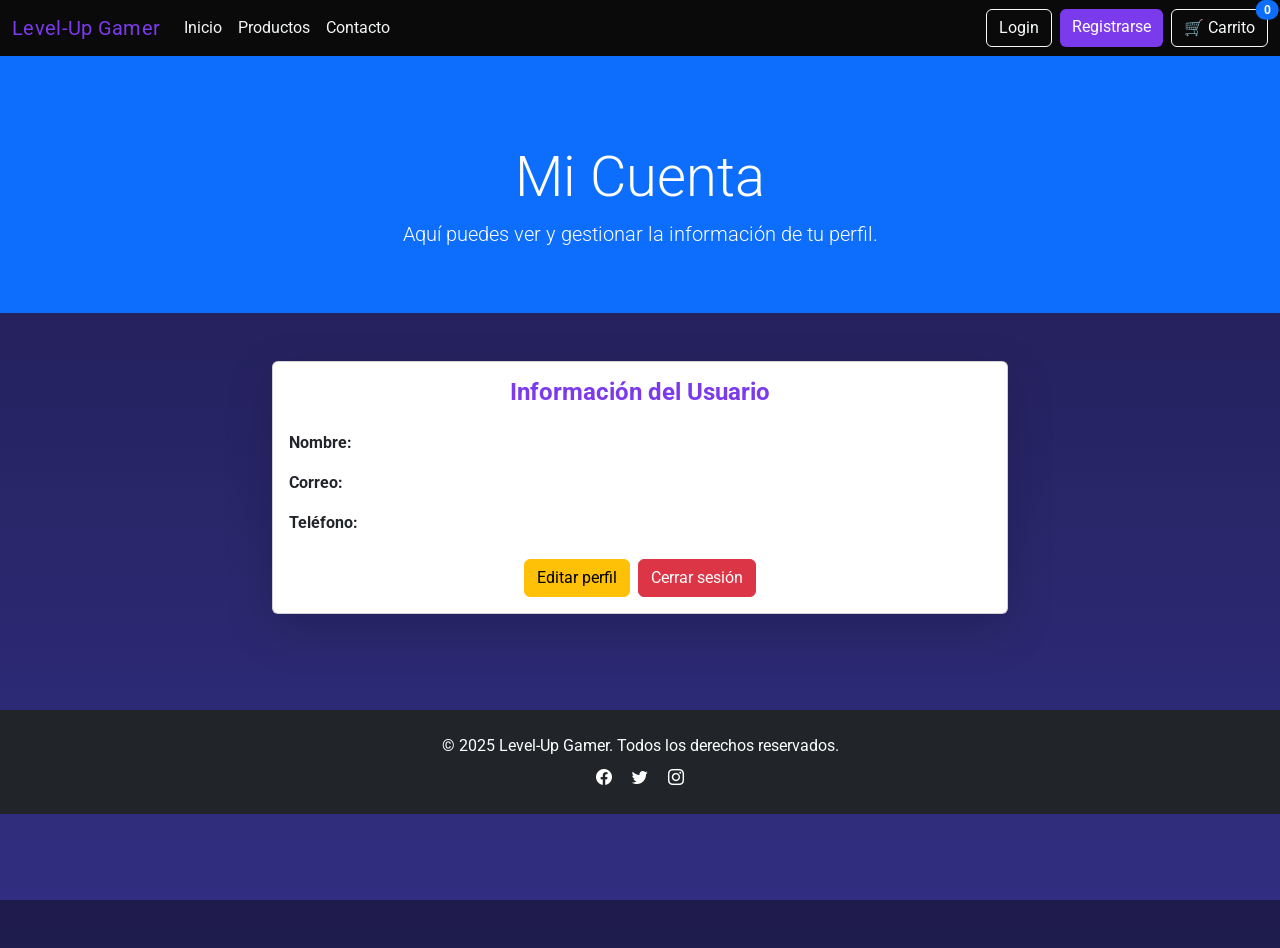
<file: profile.html>
<!doctype html>
<html lang="es">
<head>
  <meta charset="utf-8">
  <meta name="viewport" content="width=device-width, initial-scale=1">
  <title>Mi Cuenta - Level-Up Gamer</title>
  <link href="https://cdn.jsdelivr.net/npm/bootstrap@5.3.2/dist/css/bootstrap.min.css" rel="stylesheet">
  <link href="https://cdn.jsdelivr.net/npm/bootstrap-icons@1.11.3/font/bootstrap-icons.css" rel="stylesheet">
  <link rel="preconnect" href="https://fonts.googleapis.com">
  <link rel="preconnect" href="https://fonts.gstatic.com" crossorigin>
  <link href="https://fonts.googleapis.com/css2?family=Roboto:wght@400;500;700&display=swap" rel="stylesheet">
  <link rel="stylesheet" href="css/styles.css">
</head>
<body class="bg-light">

  <nav class="navbar navbar-expand-lg navbar-dark bg-dark fixed-top">
    <div class="container-fluid">
      <a class="navbar-brand" href="index.html">Level-Up Gamer</a>
      <button class="navbar-toggler" type="button" data-bs-toggle="collapse" data-bs-target="#navMenu" aria-controls="navMenu" aria-expanded="false" aria-label="Toggle navigation">
        <span class="navbar-toggler-icon"></span>
      </button>
      <div class="collapse navbar-collapse" id="navMenu">
        <ul class="navbar-nav me-auto mb-2 mb-lg-0">
          <li class="nav-item"><a class="nav-link" href="index.html">Inicio</a></li>
          <li class="nav-item"><a class="nav-link" href="productos.html">Productos</a></li>
          <li class="nav-item"><a class="nav-link" href="contacto.html">Contacto</a></li>
        </ul>
        <div class="d-flex align-items-center gap-2">
          <div id="auth-buttons" class="d-flex gap-2">
            <a class="btn btn-outline-light" href="login.html">Login</a>
            <a class="btn btn-primary" href="register.html">Registrarse</a>
          </div>
          <a href="profile.html" class="btn btn-primary active d-none" aria-current="page" id="account-button">Cuenta</a>
          <button class="btn btn-outline-light position-relative" id="btnCart" aria-label="Ver carrito" data-bs-toggle="modal" data-bs-target="#cartModal">
            🛒 Carrito
            <span class="position-absolute top-0 start-100 translate-middle badge rounded-pill bg-primary" id="cart-count">0</span>
          </button>
        </div>
      </div>
    </div>
  </nav>

  <header class="bg-primary text-white text-center py-5 mt-5">
    <div class="container pt-5">
      <h1 class="display-4">Mi Cuenta</h1>
      <p class="lead">Aquí puedes ver y gestionar la información de tu perfil.</p>
    </div>
  </header>

  <main class="container py-5">
    <div class="row justify-content-center">
      <div class="col-md-8">
        <div class="card shadow-lg">
          <div class="card-body">
            <h4 class="card-title text-center mb-4">Información del Usuario</h4>
            
            <div id="profile-view">
              <p><strong>Nombre:</strong> <span id="profile-name"></span></p>
              <p><strong>Correo:</strong> <span id="profile-email"></span></p>
              <p><strong>Teléfono:</strong> <span id="profile-tel"></span></p>
              <div class="d-flex justify-content-center mt-4 gap-2">
                <button class="btn btn-warning" id="edit-profile-btn">Editar perfil</button>
                <button class="btn btn-danger" id="logout-button">Cerrar sesión</button>
              </div>
            </div>

            <div id="edit-profile-form-container" class="d-none mt-4">
              <hr>
              <h5 class="mb-3">Editar tus datos</h5>
              <form class="needs-validation" id="edit-form" novalidate>
                <div class="mb-3">
                  <label for="edit-nombre" class="form-label">Nombre completo</label>
                  <input type="text" class="form-control" id="edit-nombre" required>
                  <div class="invalid-feedback">Ingresa tu nombre completo.</div>
                </div>
                <div class="mb-3">
                  <label for="edit-email" class="form-label">Correo</label>
                  <input type="email" class="form-control" id="edit-email" required>
                  <div class="invalid-feedback">Ingresa un correo válido.</div>
                </div>
                <div class="mb-3">
                  <label for="edit-tel" class="form-label">Teléfono</label>
                  <input type="tel" class="form-control" id="edit-tel" required pattern="^\+?\d[\d\s]{7,}$">
                  <div class="invalid-feedback">Ingresa un teléfono válido (ej: +56 9 1234 5678).</div>
                </div>
                <div class="d-flex justify-content-end gap-2">
                  <button type="button" class="btn btn-secondary" id="cancel-edit-btn">Cancelar</button>
                  <button type="submit" class="btn btn-success">Guardar cambios</button>
                </div>
              </form>
            </div>
            
          </div>
        </div>
      </div>
    </div>
  </main>

  <footer class="bg-dark text-white text-center py-4 mt-5">
    <div class="container">
      <p class="mb-0">© 2025 Level-Up Gamer. Todos los derechos reservados.</p>
      <div class="social-links mt-2">
        <a href="#" class="text-white mx-2" aria-label="Enlace a Facebook"><i class="bi bi-facebook"></i></a>
        <a href="#" class="text-white mx-2" aria-label="Enlace a Twitter"><i class="bi bi-twitter"></i></a>
        <a href="#" class="text-white mx-2" aria-label="Enlace a Instagram"><i class="bi bi-instagram"></i></a>
      </div>
    </div>
  </footer>

  <div class="modal fade" id="cartModal" tabindex="-1" aria-labelledby="cartModalLabel" aria-hidden="true">
    <div class="modal-dialog modal-lg">
      <div class="modal-content">
        <div class="modal-header">
          <h5 class="modal-title" id="cartModalLabel">Carrito de Compras</h5>
          <button type="button" class="btn-close" data-bs-dismiss="modal" aria-label="Cerrar"></button>
        </div>
        <div class="modal-body" id="cart-items">
          <p>No hay productos en el carrito.</p>
        </div>
        <div class="modal-footer">
          <button type="button" class="btn btn-secondary" id="clear-cart">Vaciar</button>
          <a href="#" id="checkout-link" class="btn btn-primary">Finalizar compra</a>
        </div>
      </div>
    </div>
  </div>

  <script src="https://cdn.jsdelivr.net/npm/bootstrap@5.3.2/dist/js/bootstrap.bundle.min.js"></script>
  <script src="js/main.js"></script>
</body>
</html>
</file>
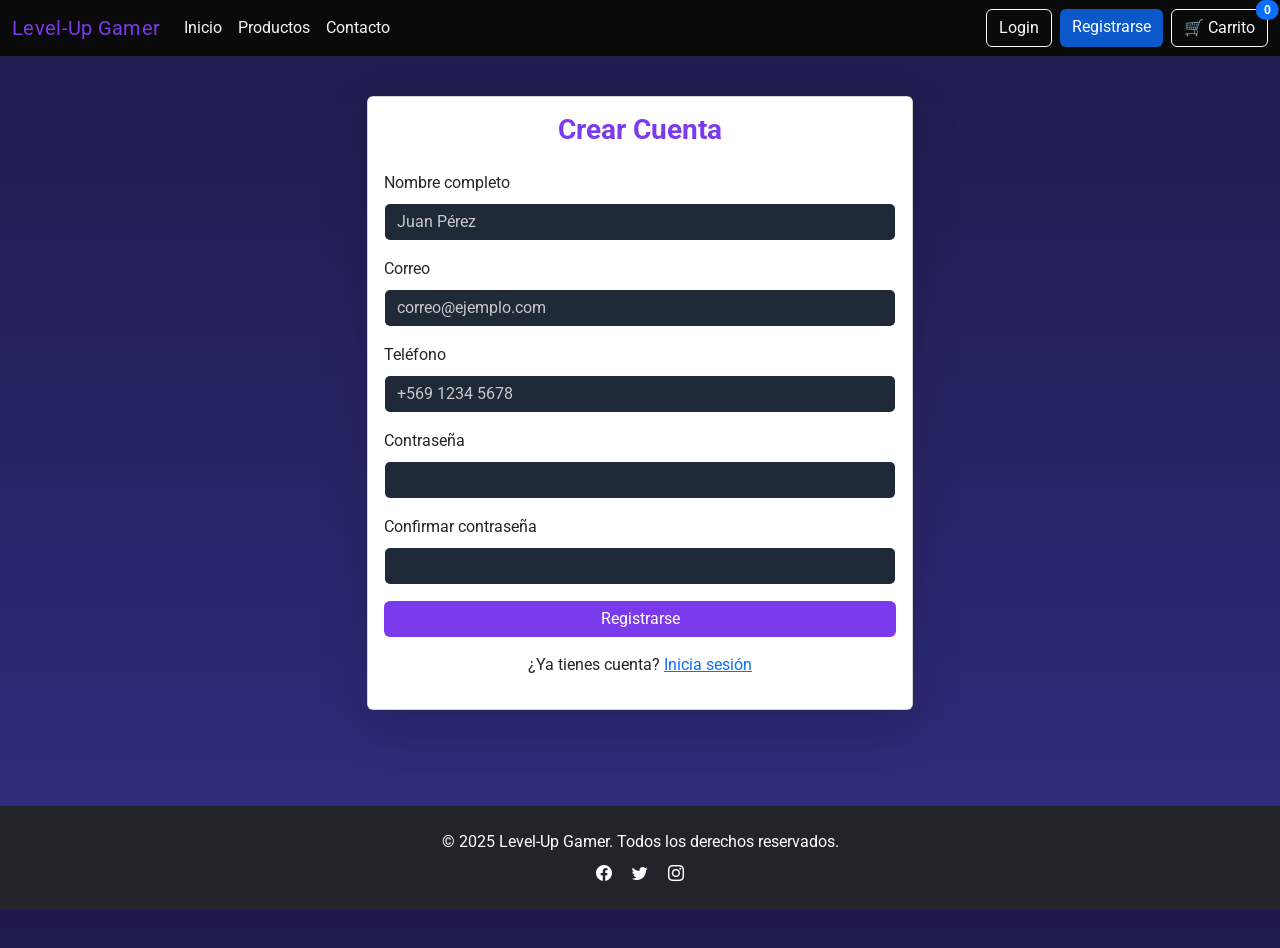
<file: register.html>
<!doctype html>
<html lang="es">
<head>
  <meta charset="utf-8">
  <meta name="viewport" content="width=device-width, initial-scale=1">
  <title>Registro - Level-Up Gamer</title>
  <link href="https://cdn.jsdelivr.net/npm/bootstrap@5.3.2/dist/css/bootstrap.min.css" rel="stylesheet">
  <link href="https://cdn.jsdelivr.net/npm/bootstrap-icons@1.11.3/font/bootstrap-icons.css" rel="stylesheet">
  <link rel="preconnect" href="https://fonts.googleapis.com">
  <link rel="preconnect" href="https://fonts.gstatic.com" crossorigin>
  <link href="https://fonts.googleapis.com/css2?family=Roboto:wght@400;500;700&display=swap" rel="stylesheet">
  <link rel="stylesheet" href="css/styles.css">
</head>
<body class="bg-light">

  <nav class="navbar navbar-expand-lg navbar-dark bg-dark fixed-top">
    <div class="container-fluid">
      <a class="navbar-brand" href="index.html">Level-Up Gamer</a>
      <button class="navbar-toggler" type="button" data-bs-toggle="collapse" data-bs-target="#navMenu" aria-controls="navMenu" aria-expanded="false" aria-label="Toggle navigation">
        <span class="navbar-toggler-icon"></span>
      </button>
      <div class="collapse navbar-collapse" id="navMenu">
        <ul class="navbar-nav me-auto mb-2 mb-lg-0">
          <li class="nav-item"><a class="nav-link" href="index.html">Inicio</a></li>
          <li class="nav-item"><a class="nav-link" href="productos.html">Productos</a></li>
          <li class="nav-item"><a class="nav-link" href="contacto.html">Contacto</a></li>
        </ul>
        <div class="d-flex align-items-center gap-2">
          <div id="auth-buttons" class="d-flex gap-2">
            <a class="btn btn-outline-light" href="login.html">Login</a>
            <a class="btn btn-primary active" aria-current="page" href="register.html">Registrarse</a>
          </div>
          <a href="profile.html" class="btn btn-primary d-none" id="account-button">Cuenta</a>

          <button class="btn btn-outline-light position-relative" id="btnCart" aria-label="Ver carrito" data-bs-toggle="modal" data-bs-target="#cartModal">
            🛒 Carrito
            <span class="position-absolute top-0 start-100 translate-middle badge rounded-pill bg-primary" id="cart-count">0</span>
          </button>
        </div>
      </div>
    </div>
  </nav>

  <main class="container py-5 mt-5">
    <div class="row justify-content-center">
      <div class="col-md-6">
        <div class="card shadow-lg">
          <div class="card-body">
            <h3 class="card-title text-center mb-4">Crear Cuenta</h3>
            <form class="needs-validation" id="register-form" novalidate>
              <div class="mb-3">
                <label for="nombre" class="form-label">Nombre completo</label>
                <input type="text" class="form-control" id="nombre" placeholder="Juan Pérez" required>
                <div class="invalid-feedback">Ingresa tu nombre completo.</div>
              </div>
              <div class="mb-3">
                <label for="email" class="form-label">Correo</label>
                <input type="email" class="form-control" id="email" placeholder="correo@ejemplo.com" required>
                <div class="invalid-feedback">Ingresa un correo válido.</div>
              </div>
              <div class="mb-3">
                <label for="tel" class="form-label">Teléfono</label>
                <input type="tel" class="form-control" id="tel" placeholder="+569 1234 5678" required pattern="^\+?569\s?\d{4}\s?\d{4}$">
                <div class="invalid-feedback">Ingresa un teléfono válido, por ejemplo: +569 1234 5678.</div>
              </div>
              <div class="mb-3">
                <label for="password" class="form-label">Contraseña</label>
                <input type="password" class="form-control" id="password" minlength="6" required>
                <div class="invalid-feedback">La contraseña debe tener al menos 6 caracteres.</div>
              </div>
              <div class="mb-3">
                <label for="confirm-password" class="form-label">Confirmar contraseña</label>
                <input type="password" class="form-control" id="confirm-password" required>
                <div class="invalid-feedback">Las contraseñas deben coincidir.</div>
              </div>
              <button type="submit" class="btn btn-primary w-100">Registrarse</button>
            </form>
            <p class="mt-3 text-center">¿Ya tienes cuenta? <a href="login.html">Inicia sesión</a></p>
          </div>
        </div>
      </div>
    </div>
  </main>

  <footer class="bg-dark text-white text-center py-4 mt-5">
    <div class="container">
      <p class="mb-0">© 2025 Level-Up Gamer. Todos los derechos reservados.</p>
      <div class="social-links mt-2">
        <a href="#" class="text-white mx-2" aria-label="Enlace a Facebook"><i class="bi bi-facebook"></i></a>
        <a href="#" class="text-white mx-2" aria-label="Enlace a Twitter"><i class="bi bi-twitter"></i></a>
        <a href="#" class="text-white mx-2" aria-label="Enlace a Instagram"><i class="bi bi-instagram"></i></a>
      </div>
    </div>
  </footer>

  <div class="modal fade" id="cartModal" tabindex="-1" aria-labelledby="cartModalLabel" aria-hidden="true">
    <div class="modal-dialog modal-lg">
      <div class="modal-content">
        <div class="modal-header">
          <h5 class="modal-title" id="cartModalLabel">Carrito de Compras</h5>
          <button type="button" class="btn-close" data-bs-dismiss="modal" aria-label="Cerrar"></button>
        </div>
        <div class="modal-body" id="cart-items">
          <p>No hay productos en el carrito.</p>
        </div>
        <div class="modal-footer">
          <button type="button" class="btn btn-secondary" id="clear-cart">Vaciar</button>
          <a href="#" id="checkout-link" class="btn btn-primary">Finalizar compra</a>
        </div>
      </div>
    </div>
  </div>

  <script src="https://cdn.jsdelivr.net/npm/bootstrap@5.3.2/dist/js/bootstrap.bundle.min.js"></script>
  <script src="js/main.js"></script>
</body>
</html>
</file>
<file: css/styles.css>
/* 🎨 Paleta futurista amigable */
:root {
  --primary: #7c3aed;   /* Morado brillante */
  --secondary: #0ea5e9; /* Azul neón */
  --dark: #0a0a0a;      /* Negro profundo */
  --text: #f3f4f6;      /* Gris muy claro */
  --muted: #9ca3af;     /* Gris suave */
  --bg-grad-1: #1e1b4b; /* Azul oscuro violeta */
  --bg-grad-2: #312e81; /* Azul/violeta más claro */
  --card-bg: #111827;   /* gris oscuro de las tarjetas */
  --form-bg: #1f2937;   /* gris oscuro de los inputs */
}

/* Base global */
* {
  box-sizing: border-box;
}

html, body {
  height: 100%;
}

body {
  font-family: 'Roboto', system-ui, -apple-system, Segoe UI, Roboto, Arial, sans-serif;
  color: var(--text);
  background: linear-gradient(180deg, var(--bg-grad-1), var(--bg-grad-2));
  min-height: 100vh;
}

/* 🔹 Navbar */
.navbar {
  background-color: var(--dark) !important;
}
.navbar-brand {
  letter-spacing: .3px;
  color: var(--primary) !important;
}
.navbar-brand:hover {
  color: var(--secondary) !important;
}
.navbar-nav .nav-link {
  color: var(--text) !important;
  transition: color 0.2s ease;
}
.navbar-nav .nav-link.active {
  color: var(--secondary) !important;
  font-weight: 500;
}
.navbar-nav .nav-link:hover {
  color: var(--primary) !important;
}

/* 🔹 Botones */
.btn-primary {
  background-color: var(--primary);
  border: none;
  transition: background-color 0.2s ease;
  /* font-size: 18px; texto más grande */
  /* padding: 12px 24px; */
}
.btn-primary:hover {
  background-color: var(--secondary);
}

/* 🔹 Tarjetas de productos */
.product-card {
  transition: transform .15s ease, box-shadow .15s ease;
  background-color: var(--card-bg);
  border-radius: 12px;
  border: 1px solid rgba(124,58,237,0.2);
  color: var(--text);
}
.product-card:hover {
  transform: translateY(-4px);
  box-shadow: 0 .5rem 1.2rem rgba(124,58,237,.3);
}

/* 🔹 Formularios */
.form-control {
  background-color: var(--form-bg);
  border: 1px solid rgba(255,255,255,0.1);
  color: var(--text);
  transition: border-color 0.2s ease, box-shadow 0.2s ease;
}

.form-control::placeholder {
  color: #c9c9c9 !important;
  opacity: 1 !important;
}

.form-control:focus {
  border-color: var(--primary);
  box-shadow: 0 0 0 .25rem rgba(124,58,237,.25);
  background-color: var(--card-bg);
  color: var(--text);
}

/* 🔹 Secciones y títulos */
section h2, .card-title {
  font-weight: 700;
  color: var(--primary);
}

/* === Ajuste de visibilidad para "Productos Destacados" === */
.destacados-title {
  color: #ced3d8; /* Gris muy claro */
  text-shadow: 0 2px 6px rgba(0,0,0,0.6);
}

/* Utilidades */
#cartCount {
  min-width: 1.5rem;
  background: var(--secondary);
  color: #fff;
  border-radius: 50%;
  text-align: center;
}

#formStatus.success { color: #10b981; }
#formStatus.error { color: #ef4444; }

/* --- Modal Carrito --- */
.modal-content {
  background-color: var(--card-bg);
  color: var(--text);
}
.modal-header .modal-title {
  color: var(--primary);
}
.modal-body {
  color: var(--text);
}
.modal-footer .btn-secondary,
.modal-footer .btn-danger {
  color: #fff !important;
}

.cart-item {
  border-bottom: 1px solid rgba(255, 255, 255, 0.1);
  padding-bottom: 1rem;
  margin-bottom: 1rem !important;
}
.cart-item-img {
  width: 80px;
  height: auto;
  border-radius: 8px;
}
.quantity-control .btn {
  color: var(--muted);
  font-size: 1.25rem;
  padding: 0;
  line-height: 0;
}
.product-color-pill {
  background-color: rgba(255, 255, 255, 0.1);
  color: var(--muted);
  border-radius: 20px;
  padding: 0.25em 0.75em;
  font-size: 0.8rem;
  font-weight: 500;
  display: inline-block;
  margin-top: 5px;
}
.product-card .card-text.text-muted {
  color: var(--muted) !important;
}
.cart-item .sku {
  color: var(--muted);
}
</file>
